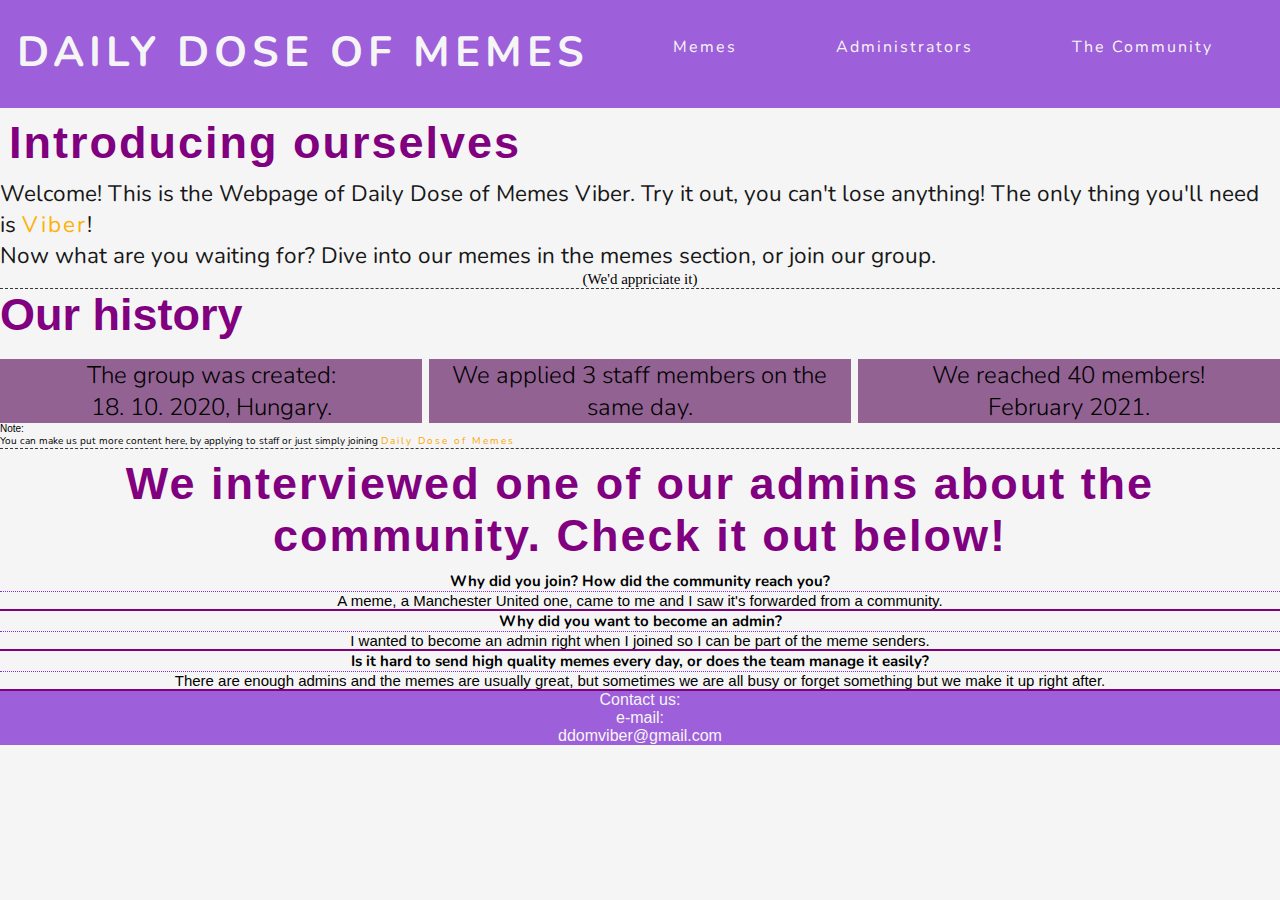
<file: index.html>
<!DOCTYPE html>
<html>
    <head>
        <title>Daily Dose of Memes Viber</title>
        <link rel="shortcut icon" href="group_icon.png">
        <meta name="viewport" content="width=device-width" initial-scale=1.0>
        <link rel="preconnect" href="https://fonts.gstatic.com">
        <link href="https://fonts.googleapis.com/css2?family=Nunito:wght@300&display=swap" rel="stylesheet">
        <style>
            body {
                background-color: whitesmoke;
            }
            .lol {
                font-family: Nunito;
                color: whitesmoke;
                height:8vh;
            }
            #xd {
                font-family: Nunito;
                color:whitesmoke;
                height: 8vh;
                text-transform: uppercase;
                letter-spacing: 5px;
                font-size: 4vh;
                margin-top: 2vh;
                margin-bottom: 1vh;
                font-weight: bold;
                transition: 0s;
            }
            nav {
                background-color: rgb(158, 95, 218);
                display: flex;
                justify-content: space-around;
                min-height: 8vh;
                align-items: center;
                height: fit-content;
            }
            ul {
                display: flex;
                margin-top: 4vh;
                align-items: center;
                width: 50%;
                justify-content: space-around;
                list-style: none;
            }
            * {
                box-sizing: border-box;
                margin: 0px;
                padding: 0px;
            }
            a {
                text-decoration-line: none;
                color: whitesmoke;
                letter-spacing: 2px;
                transition: 0.5s;
               }
            a:hover {
                color: rgb(31, 27, 66);
                font-size: 3vh;
            }
            nav > a {
                display: none;
            }
            h2 {
                text-align: left; 
                color: purple;
                font-family: Arial, Helvetica, sans-serif; 
                letter-spacing: 2px ;
                margin: 1vh; 
                font-size: 5vh;
            }
 
            p {
                text-align: center;
                font-family: Arial, Helvetica, sans-serif;
            }
            @media screen and (max-width:754px){
                .weee {
                    display: none;
                }
                .weee li {
                    opacity: 0;
                }
                nav > a{
                    display: block;
                    font-family: Arial, Helvetica, sans-serif;
                    font-size: 3vh;
                }
                p {
                text-align: center;
                }
                #xd {
                    font-size: 3vh;
                }
            }
            h3 {
                text-align: left;
                color: purple;;
            }
            .flex {
                display: flex;
                flex-wrap: wrap;
                flex-direction: row;
                justify-content: space-between;
                list-style: symbols();
            }
            #lol1, #lol2, #lol3 {
                background-color: rgb(146, 98, 146);
                width: 33%;
                height: fit-content;
                font-size: 150%;
                text-align: center;
                font-family: Nunito, Helvetica, sans-serif;
                font-weight: 300;
            }
            #lol1 {
                animation-name: lol1;
                animation-duration: 3s;
                animation-iteration-count: infinite;
            }
            #lol2 {
                animation-name: lol2;
                animation-duration: 3s;
                animation-iteration-count: infinite;
            }
            #lol3 {
                animation-name: lol3;
                animation-duration: 3s;
                animation-iteration-count: infinite;
            }
            @keyframes lol1 {
                16% {background-color: lightblue;}
                32% {background-color: rgb(146, 98, 146);}
            }
            @keyframes lol2 {
                16% {background-color:rgb(146, 98, 146)}
                32% {background-color: rgb(146, 98, 146);}
                48% {background-color: lightblue;}
                64% {background-color: rgb(146, 98, 146);}
            }
            @keyframes lol3 {
                16% {background-color: rgb(146, 98, 146);}
                32% {background-color: rgb(146, 98, 146);}
                48% {background-color: rgb(146, 98, 146);}
                64% {background-color: rgb(146, 98, 146);}
                80% {background-color: lightblue;}
                96% {background-color: rgb(146, 98, 146);}
            }
            @media (max-width:840px) {
                #lol1, #lol2, #lol3 {
                    font-size: 25px;
                }
            
            }
            @media (max-width:526px){
                #lol1, #lol2, #lol3{
                    font-size: 20px;
                }
            }
            @media (max-width:392px){
                #lol1, #lol2, #lol3{
                    font-size: 15px;
                }
            }
            #link {
                color:  orange;
            }
            #link:hover {
                font-size: 2vh;
            }
            #menu {
                font-size: 2vh;
                text-align: center;
                font-weight: 500;
                font-family: Nunito,cursive;
            }
            .question {
                text-align: center;
                font-family: Nunito, Times, serif;
                border-bottom: blueviolet dotted 1px;
                font-weight: bold;
                font-size: 15px;
            }
            .answer {
                text-align: center;
                font-family: Arial, Helvetica, sans-serif;
                font-weight: lighter;
                font-size:15px;
                border-bottom: solid purple 2.5px;
            }
        </style>
    </head>
    <body>
        <nav>
                <div id="xd">
                    <h3 style="color: whitesmoke;">Daily Dose of Memes</h3>
                </div>
            <ul class="weee">
                <li class="lol"><a href="dailymemes.html">Memes</a></li>
                <li class="lol"><a href="admins.html">Administrators</a></li>
                <li class="lol"><a href="aboutthegroup.html">The Community</a></li>
            </ul>
            <a href="mobilemenu.html" id="menu">Menu</a>
        </nav>
        <h2>Introducing ourselves</h2>
        <p style="font-size: 22.5px; color: rgb(24, 24, 24); font-family: Nunito, Helvetica, sans-serif;text-align: left;">Welcome! This is the Webpage of Daily Dose of Memes Viber. Try it out, you can't lose anything! The only thing you'll need is <a href="https://www.viber.com/" style="color: rgb(253, 177, 11);">Viber</a>!<br>Now what are you waiting for? Dive into our memes in the memes section, or join our group.</p>
        <p style="font-size: 15px; color: black; font-family: 'Times New Roman', Times, serif; border-bottom: rgb(54, 54, 54)  1px dashed;font-weight: 400;">(We'd appriciate it)</p>
        <h3 style="font-size: 30px; text-align: left;font-size: 5vh;transition: 1s; font-family: Arial, Helvetica, sans-serif;">Our history</h3>
        <br>
        <ol class="flex">
            <p id="lol1">The group was created: <br> 18. 10. 2020, Hungary.</p>
            <p id="lol2">We applied 3 staff members on the same day.</p>
            <p id="lol3">We reached 40 members! <br> February 2021.</p>
        </ol>
        <div style="text-align: left;font-size: 10px;">
            <p id="note" style="text-align: left;">Note:</p>
            <p style="text-align: left;border-bottom: rgb(54, 54, 54) 1px dashed;font-family: Nunito;">You can make us put more content here, by applying to staff or just simply joining <a href="https://invite.viber.com/?g2=AQA5gjSQDYrqcUxO%2FeROvB6CQT4FPbe%2F0%2BEIYhbLgjuKnZH71Y%2FztLJwJml2X3UY" id="link">Daily Dose of Memes</a></p>
        </div>
        <h2 style="font-size: px; text-align: center;font-family:  Arial, Helvetica, sans-serif;">We interviewed one of our admins about the community. Check it out below!</h3>
            <div id="interview">
                <p class="question">Why did you join? How did the community reach you?</p>
                <p class="answer">A meme, a Manchester United one, came to me and I saw it's forwarded from a community. </p>
                <p class="question">Why did you want to become an admin?</p>
                <p class="answer">I wanted to become an admin right when I joined so I can be part of the meme senders.</p>
                <p class="question">Is it hard to send high quality memes every day, or does the team manage it easily?</p>
                <p class="answer"> There are enough admins and the memes are usually great, but sometimes we are all busy or forget something but we make it up right after.</p>
            </div>
        <p style="background-color: rgb(158, 95, 218); color: whitesmoke;"> Contact us: <br> e-mail: <br> ddomviber@gmail.com</p>
    </body>
</html>
</file>
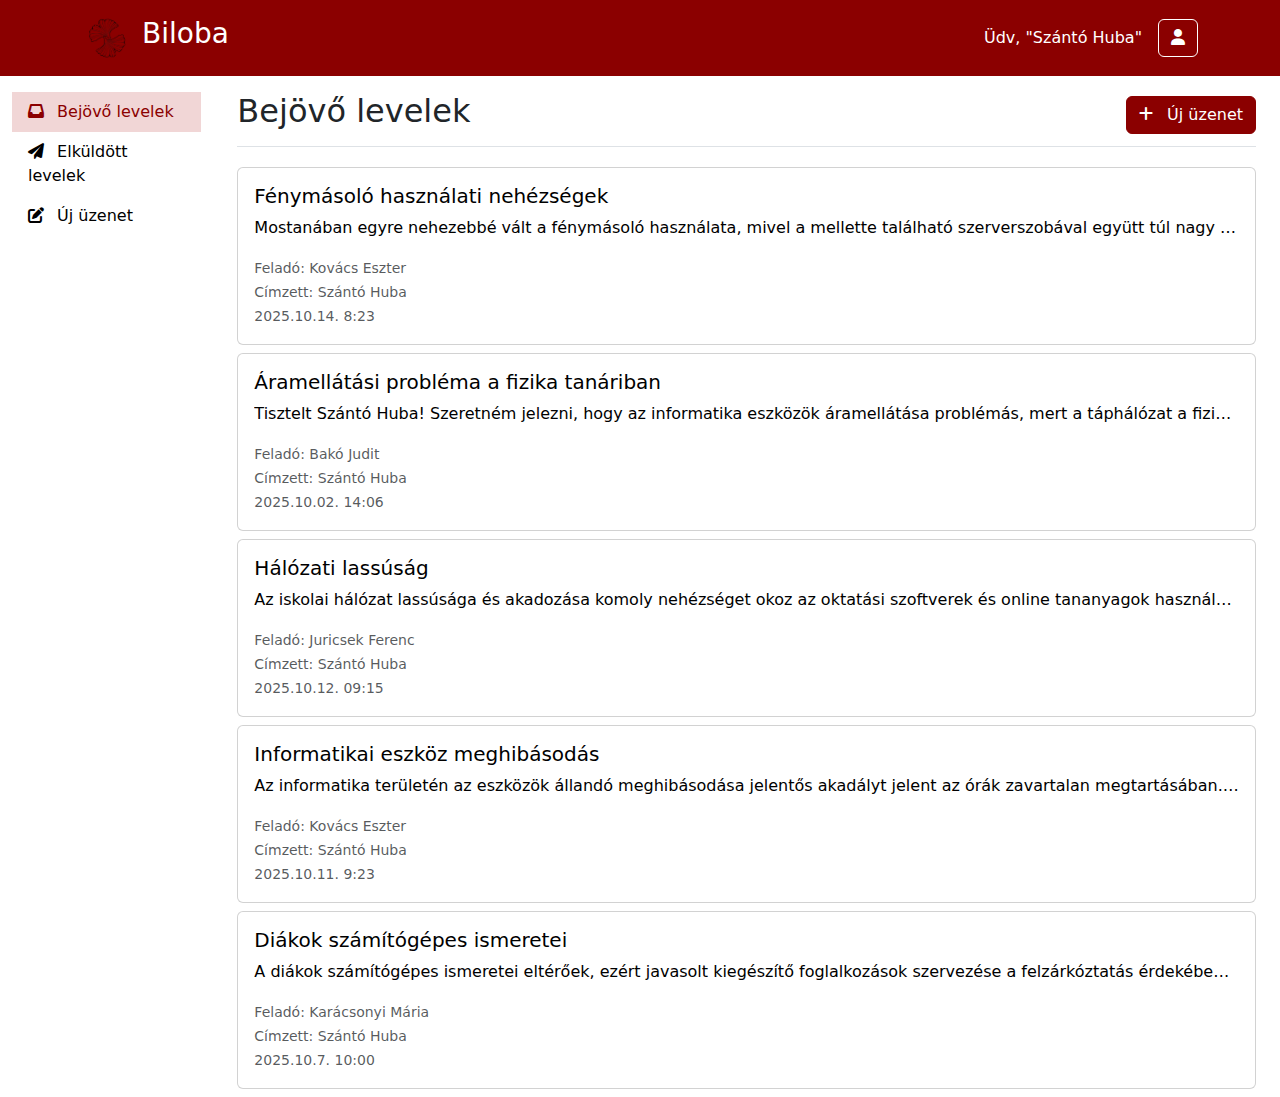
<file: rendszergazda.html>
<!DOCTYPE html>
<html lang="hu">
<head>
<meta charset="UTF-8" />
<meta name="viewport" content="width=device-width, initial-scale=1.0" />
<title>Biloba - Bejövő levelek</title>
<link rel="stylesheet" href="https://cdn.jsdelivr.net/npm/bootstrap@5.3.0/dist/css/bootstrap.min.css" />
<link rel="stylesheet" href="https://cdnjs.cloudflare.com/ajax/libs/font-awesome/6.0.0/css/all.min.css" />
<style>
  :root {
    --biloba-red: #8B0000;
  }
  .bg-primary, .btn-primary, .active, .badge.bg-primary {
    background-color: var(--biloba-red) !important;
    border-color: var(--biloba-red) !important;
  }
  .btn-primary:hover {
    background-color: #600000 !important;
  }
  .navbar-dark .navbar-brand,
  .navbar-dark .navbar-nav .nav-link,
  .navbar-dark .navbar-text {
    color: #fff !important;
  }
  .navbar-dark .navbar-brand:hover {
    color: #f0dcdc !important;
  }
  .sidebar .nav-link {
    color: #000 !important;
    transition: all 0.2s ease;
  }
  .sidebar .nav-link:hover {
    color: var(--biloba-red) !important;
    background-color: #f7e7e7 !important;
  }
  .sidebar .nav-link.active {
    color: var(--biloba-red) !important;
    background-color: #f1d6d6 !important;
  }
  .btn-outline-light {
    color: #fff;
    border-color: #fff;
  }
  .btn-outline-light:hover {
    background-color: #fff;
    color: var(--biloba-red);
  }
  .form-control:focus, .form-select:focus {
    border-color: var(--biloba-red);
    box-shadow: 0 0 0 0.2rem rgba(139, 0, 0, 0.25);
  }
  .dropdown .btn {
    opacity: 1 !important;
    visibility: visible !important;
  }
  .modal-header {
    background-color: #f8f9fa;
    border-bottom: 1px solid #dee2e6;
  }
  .unread-dot {
    height: 10px;
    width: 10px;
    background-color: var(--biloba-red);
    border-radius: 50%;
    display: inline-block;
    margin-left: 8px;
  }
  #letters {
    margin: 20px 0 0 0;
  }
  /* New: red text for message cards */
  .message-card .card-body {
    color: #000 !important;
  }
</style>
</head>
<body>
<nav class="navbar navbar-expand-lg navbar-dark bg-primary">
  <div class="container">
    <a class="navbar-brand d-flex align-items-center" href="#">
      <img src="images/logo_sotet.png" alt="Biloba Logo" style="height:50px; width:50px; margin-right:10px;" />
      <h3>Biloba</h3>
    </a>
    <div class="navbar-nav ms-auto d-flex flex-row align-items-center">
      <span class="navbar-text me-3" id="userDisplay">Üdv, "Szántó Huba"</span>
      <div class="dropdown">
        <button class="btn btn-outline-light" type="button" data-bs-toggle="dropdown"><i class="fas fa-user"></i></button>
        <ul class="dropdown-menu dropdown-menu-end">
          <li><a class="dropdown-item" href="index.html" onclick="logout()"><i class="fas fa-sign-out-alt me-2"></i>Kijelentkezés</a></li>
        </ul>
      </div>
    </div>
  </div>
</nav>

<div class="container-fluid">
  <div class="row">
    <nav class="col-md-3 col-lg-2 sidebar pt-3">
      <ul class="nav flex-column">
        <li class="nav-item"><a class="nav-link active" href="rendszergazda.html"><i class="fas fa-inbox me-2"></i> Bejövő levelek</a></li>
        <li class="nav-item"><a class="nav-link" href="rendszergazdasent.html"><i class="fas fa-paper-plane me-2"></i> Elküldött levelek</a></li>
        <li class="nav-item"><button class="nav-link btn btn-link text-start" data-bs-toggle="modal" data-bs-target="#composeModal"><i class="fas fa-edit me-2"></i> Új üzenet</button></li>
      </ul>
    </nav>

    <main class="col-md-9 ms-sm-auto col-lg-10 px-md-4">
      <div class="d-flex justify-content-between flex-wrap flex-md-nowrap align-items-center pt-3 pb-2 mb-3 border-bottom">
        <h1 class="h2">Bejövő levelek</h1>
        <button class="btn btn-primary" data-bs-toggle="modal" data-bs-target="#composeModal"><i class="fas fa-plus me-2"></i> Új üzenet</button>
      </div>

      <div id="messagesList" class="messages-container"><p class="text-muted"></p></div>
      
      <div id="letters"></div>
    </main>
  </div>
</div>

<div class="modal fade" id="composeModal" tabindex="-1">
  <div class="modal-dialog modal-lg">
    <div class="modal-content">
      <div class="modal-header">
        <h5 class="modal-title"><i class="fas fa-edit me-2"></i> Új üzenet írása</h5>
        <button type="button" class="btn-close" data-bs-dismiss="modal"></button>
      </div>
      <div class="modal-body">
        <form id="composeForm">
          <div class="mb-3"><label for="recipient" class="form-label">Címzett:</label><select class="form-select" id="recipient" required><option value="">Rendszer offline</option></select></div>
          <div class="mb-3"><label for="subject" class="form-label">Tárgy:</label><input type="text" class="form-control" id="subject" required></div>
          <div class="mb-3"><label for="messageBody" class="form-label">Üzenet:</label><textarea class="form-control" id="messageBody" rows="6" required></textarea></div>
        </form>
      </div>
      <div class="modal-footer">
        <div id="errorAlert" class="alert alert-danger d-none" role="alert"></div>
        <button type="button" class="btn btn-secondary" data-bs-dismiss="modal">Mégse</button>
        <button type="button" class="btn btn-primary" onclick="showError()"><i class="fas fa-paper-plane me-2"></i> Küldés</button>
      </div>
    </div>
  </div>
</div>

<div class="modal fade" id="messageModal" tabindex="-1" aria-labelledby="messageModalLabel" aria-hidden="true">
  <div class="modal-dialog modal-lg modal-dialog-centered">
    <div class="modal-content">
      <div class="modal-header"><h5 class="modal-title" id="messageModalLabel">Message Title</h5><button type="button" class="btn-close" data-bs-dismiss="modal"></button></div>
      <div class="modal-body">Message content goes here...</div>
      <div class="modal-footer"><button type="button" class="btn btn-secondary" data-bs-dismiss="modal">Bezárás</button></div>
    </div>
  </div>
</div>

<script src="https://cdn.jsdelivr.net/npm/bootstrap@5.3.0/dist/js/bootstrap.bundle.min.js"></script>
<script>
  const storageKey = 'biloba_inbox_firstMailShown';

  const newMail = {
    title: 'Nincs internet kapcsolat',
    content: 'Úgy tűnik, hogy nincs internet kapcsolatod. Kérlek, ellenőrizd a hálózati beállításaidat, és próbálj újra csatlakozni az internethez. Offline módban csak üzenetek olvasására van lehetőség.',
    from: 'Feladó neve',
    time: '2025.10.17. 15:53'
  };

  const letters = [
    {
        title: 'Fénymásoló használati nehézségek',
        content: 'Mostanában egyre nehezebbé vált a fénymásoló használata, mivel a mellette található szerverszobával együtt túl nagy terhelésnek teszi ki az áramkört. Szeretném, ha ezt minnél hamarabb orvosolná, mivel az érettségire készüléshez elengedhetetlen a papírok használata.',
        from: 'Kovács Eszter',
        to: 'Szántó Huba',
        time: '2025.10.14. 8:23',
        unread: false
    },
    {
        title: 'Áramellátási probléma a fizika tanáriban',
        content: 'Tisztelt Szántó Huba! Szeretném jelezni, hogy az informatika eszközök áramellátása problémás, mert a táphálózat a fizika tanári szobából fut, amely gyakran túlterhelt. Kérem, vizsgáljuk meg ezt a helyzetet és találjunk megoldást mielőbb, hogy az órák zavartalanul folyhassanak.',
        from: 'Bakó Judit',
        to: 'Szántó Huba',
        time: '2025.10.02. 14:06',
        unread: false
    },
    {
      title: 'Hálózati lassúság',
      content: 'Az iskolai hálózat lassúsága és akadozása komoly nehézséget okoz az oktatási szoftverek és online tananyagok használatában. Ez hátráltatja a tanulók előrehaladását, különösen az informatika órákon. Fontos lenne mielőbbi fejlesztést kezdeményezni, hogy a tananyag könnyebben hozzáférhető legyen mindenki számára. Kérem, ossza meg véleményét az ügyben.',
      from: 'Juricsek Ferenc',
      to: 'Szántó Huba',
      time: '2025.10.12. 09:15',
      unread: false
    },
    {
    title: 'Informatikai eszköz meghibásodás',
    content: 'Az informatika területén az eszközök állandó meghibásodása jelentős akadályt jelent az órák zavartalan megtartásában. Továbbá, nem minden teremben áll rendelkezésre a szükséges mennyiségű gép, ami megnehezíti a gyakorlatokat. Kérem, hogy közösen vizsgáljuk meg a lehetőségeket a javítás vagy fejlesztés érdekében, mert fontos, hogy a tanulók számára megfelelő környezet legyen biztosítva.',
    from: 'Kovács Eszter',
    to: 'Szántó Huba',
    time: '2025.10.11. 9:23',
    unread: false
  },

    {
      title: 'Diákok számítógépes ismeretei',
      content: 'A diákok számítógépes ismeretei eltérőek, ezért javasolt kiegészítő foglalkozások szervezése a felzárkóztatás érdekében. Úgy gondolom, hogy ezek a foglalkozások segítenének abban, hogy mindenki sikeresebben tudja elsajátítani az informatika alapjait, és növelnék a diákok motivációját az órákon való részvételre.',
      from: 'Karácsonyi Mária',
      to: 'Szántó Huba',
      time: '2025.10.7. 10:00',
      unread: false
    }
  ];

  function renderMail(mail) {
    const messagesList = document.getElementById('messagesList');
    messagesList.innerHTML = `
      <div class="card mb-2 message-card" style="cursor:pointer;">
        <div class="card-body" style="color: var(--biloba-red);">
          <h5 class="card-title">${mail.title}</h5>
          <p class="card-text text-truncate" style="max-width: 100%; white-space: nowrap; overflow: hidden; text-overflow: ellipsis;">${mail.content}</p>
        </div>
      </div>`;
    const card = document.querySelector('.message-card');
    card.addEventListener('click', () => showModal(mail));
  }

  function showModal(mail) {
    document.getElementById('messageModalLabel').textContent = mail.title;
    document.querySelector('#messageModal .modal-body').textContent = mail.content;
    new bootstrap.Modal(document.getElementById('messageModal')).show();
  }

  function renderLetters() {
    const lettersDiv = document.getElementById('letters');
    lettersDiv.innerHTML = letters.map(letter => `
      <div class="card mb-2 message-card" style="cursor:pointer;">
        <div class="card-body" style="color: var(--biloba-red);">
          <h5 class="card-title">${letter.title}</h5>
          <p class="card-text text-truncate" style="max-width: 100%; white-space: nowrap; overflow: hidden; text-overflow: ellipsis;">${letter.content}</p>
          <div>
            <small class="text-muted">Feladó: ${letter.from}</small><br/>
            <small class="text-muted">Címzett: ${letter.to}</small><br/>
            <small class="text-muted">${letter.time}</small>
          </div>
        </div>
      </div>
    `).join('');
    Array.from(lettersDiv.querySelectorAll('.message-card')).forEach((card, i) => {
      card.addEventListener('click', () => showModal(letters[i]));
    });
  }

  if (!localStorage.getItem(storageKey)) {
    setTimeout(() => {
      renderMail(newMail);
      localStorage.setItem(storageKey, 'true');
    }, 5000);
  } else {
    renderMail(newMail);
  }

  renderLetters();

  function showError() {
    const errorDiv = document.getElementById('errorAlert');
    errorDiv.textContent = 'Nincs internet kapcsolat';
    errorDiv.classList.remove('d-none');
    setTimeout(() => errorDiv.classList.add('d-none'), 3000);
  }

  function logout() { alert('Kijelentkezés (nem működik a példában)'); }
</script>
</body>
</html>
</file>
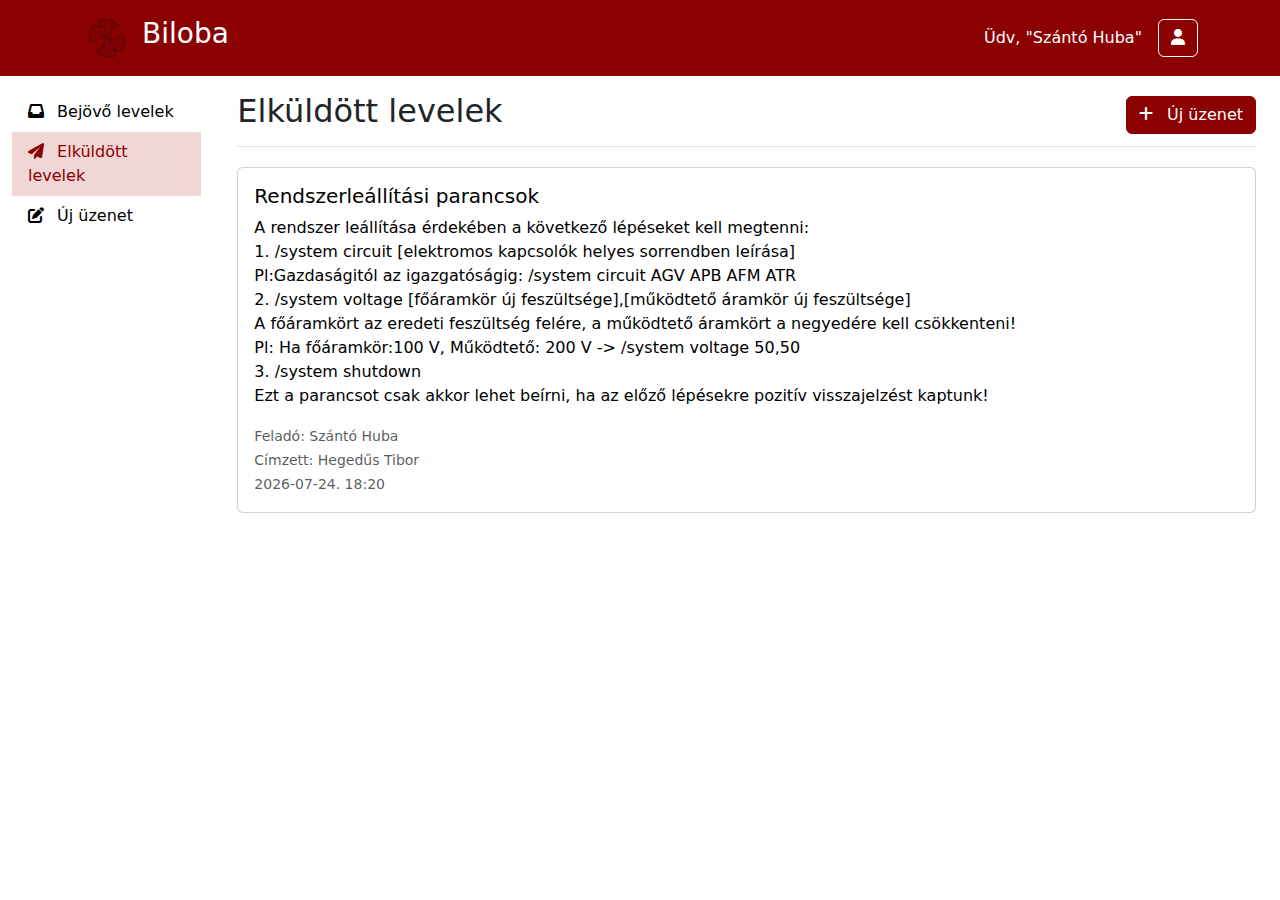
<file: rendszergazdasent.html>
<!DOCTYPE html>
<html lang="hu">
<head>
<meta charset="UTF-8" />
<meta name="viewport" content="width=device-width, initial-scale=1.0" />
<title>Elküldött levelek</title>
<link rel="stylesheet" href="https://cdn.jsdelivr.net/npm/bootstrap@5.3.0/dist/css/bootstrap.min.css" />
<link rel="stylesheet" href="https://cdnjs.cloudflare.com/ajax/libs/font-awesome/6.0.0/css/all.min.css" />
<style>
  :root {
    --biloba-red: #8B0000;
  }
  .bg-primary, .btn-primary, .active, .badge.bg-primary {
    background-color: var(--biloba-red) !important;
    border-color: var(--biloba-red) !important;
  }
  .btn-primary:hover {
    background-color: #600000 !important;
  }
  .navbar-dark .navbar-brand,
  .navbar-dark .navbar-nav .nav-link,
  .navbar-dark .navbar-text {
    color: #fff !important;
  }
  .navbar-dark .navbar-brand:hover {
    color: #f0dcdc !important;
  }
  .sidebar .nav-link {
    color: #000 !important;
    transition: all 0.2s ease;
  }
  .sidebar .nav-link:hover {
    color: var(--biloba-red) !important;
    background-color: #f7e7e7 !important;
  }
  .sidebar .nav-link.active {
    color: var(--biloba-red) !important;
    background-color: #f1d6d6 !important;
  }
  .btn-outline-light {
    color: #fff;
    border-color: #fff;
  }
  .btn-outline-light:hover {
    background-color: #fff;
    color: var(--biloba-red);
  }
  .form-control:focus, .form-select:focus {
    border-color: var(--biloba-red);
    box-shadow: 0 0 0 0.2rem rgba(139, 0, 0, 0.25);
  }
  .dropdown .btn {
    opacity: 1 !important;
    visibility: visible !important;
  }
  .modal-header {
    background-color: #f8f9fa;
    border-bottom: 1px solid #dee2e6;
  }
  .unread-dot {
    height: 10px;
    width: 10px;
    background-color: var(--biloba-red);
    border-radius: 50%;
    display: inline-block;
    margin-left: 8px;
  }
  #letters {
    margin: 20px 0 0 0;
  }
  /* New: red text for message cards */
  .message-card .card-body {
    color: #000 !important;
  }
</style>
</head>
<body>
<nav class="navbar navbar-expand-lg navbar-dark bg-primary">
  <div class="container">
    <a class="navbar-brand d-flex align-items-center" href="#">
      <img src="images/logo_sotet.png" alt="Biloba Logo" style="height:50px; width:50px; margin-right:10px;" />
      <h3>Biloba</h3>
    </a>
    <div class="navbar-nav ms-auto d-flex flex-row align-items-center">
      <span class="navbar-text me-3" id="userDisplay">Üdv, "Szántó Huba"</span>
      <div class="dropdown">
        <button class="btn btn-outline-light" type="button" data-bs-toggle="dropdown"><i class="fas fa-user"></i></button>
        <ul class="dropdown-menu dropdown-menu-end">
          <li><a class="dropdown-item" href="index.html" onclick="logout()"><i class="fas fa-sign-out-alt me-2"></i>Kijelentkezés</a></li>
        </ul>
      </div>
    </div>
  </div>
</nav>

<div class="container-fluid">
  <div class="row">
    <nav class="col-md-3 col-lg-2 sidebar pt-3">
      <ul class="nav flex-column">
        <li class="nav-item"><a class="nav-link" href="rendszergazda.html"><i class="fas fa-inbox me-2"></i> Bejövő levelek</a></li>
        <li class="nav-item"><a class="nav-link active" href="rendszergazdasent.html"><i class="fas fa-paper-plane me-2"></i> Elküldött levelek</a></li>
        <li class="nav-item"><button class="nav-link btn btn-link text-start" data-bs-toggle="modal" data-bs-target="#composeModal"><i class="fas fa-edit me-2"></i> Új üzenet</button></li>
      </ul>
    </nav>

    <main class="col-md-9 ms-sm-auto col-lg-10 px-md-4">
      <div class="d-flex justify-content-between flex-wrap flex-md-nowrap align-items-center pt-3 pb-2 mb-3 border-bottom">
        <h1 class="h2">Elküldött levelek</h1>
        <button class="btn btn-primary" data-bs-toggle="modal" data-bs-target="#composeModal"><i class="fas fa-plus me-2"></i> Új üzenet</button>
      </div>

      <div id="messagesList" class="messages-container"><p class="text-muted"></p></div>
      
      <div id="letters"></div>
    </main>
  </div>
</div>

<div class="modal fade" id="composeModal" tabindex="-1">
  <div class="modal-dialog modal-lg">
    <div class="modal-content">
      <div class="modal-header">
        <h5 class="modal-title"><i class="fas fa-edit me-2"></i> Új üzenet írása</h5>
        <button type="button" class="btn-close" data-bs-dismiss="modal"></button>
      </div>
      <div class="modal-body">
        <form id="composeForm">
          <div class="mb-3"><label for="recipient" class="form-label">Címzett:</label><select class="form-select" id="recipient" required><option value="">Rendszer offline</option></select></div>
          <div class="mb-3"><label for="subject" class="form-label">Tárgy:</label><input type="text" class="form-control" id="subject" required></div>
          <div class="mb-3"><label for="messageBody" class="form-label">Üzenet:</label><textarea class="form-control" id="messageBody" rows="6" required></textarea></div>
        </form>
      </div>
      <div class="modal-footer">
        <div id="errorAlert" class="alert alert-danger d-none" role="alert"></div>
        <button type="button" class="btn btn-secondary" data-bs-dismiss="modal">Mégse</button>
        <button type="button" class="btn btn-primary" onclick="showError()"><i class="fas fa-paper-plane me-2"></i> Küldés</button>
      </div>
    </div>
  </div>
</div>

<div class="modal fade" id="messageModal" tabindex="-1" aria-labelledby="messageModalLabel" aria-hidden="true">
  <div class="modal-dialog modal-lg modal-dialog-centered">
    <div class="modal-content">
      <div class="modal-header"><h5 class="modal-title" id="messageModalLabel">Message Title</h5><button type="button" class="btn-close" data-bs-dismiss="modal"></button></div>
      <div class="modal-body">Message content goes here...</div>
      <div class="modal-footer"><button type="button" class="btn btn-secondary" data-bs-dismiss="modal">Bezárás</button></div>
    </div>
  </div>
</div>

<script src="https://cdn.jsdelivr.net/npm/bootstrap@5.3.0/dist/js/bootstrap.bundle.min.js"></script>
<script>
  const storageKey = 'biloba_inbox_firstMailShown';

  const newMail = {
    title: 'Nincs internet kapcsolat',
    content: 'Úgy tűnik, hogy nincs internet kapcsolatod. Kérlek, ellenőrizd a hálózati beállításaidat, és próbálj újra csatlakozni az internethez. Offline módban csak üzenetek olvasására van lehetőség.',
    from: 'Feladó neve',
    time: '2025.10.17. 15:53'
  };

  const letters = [
    {
        title: 'Rendszerleállítási parancsok',
        content: `A rendszer leállítása érdekében a következő lépéseket kell megtenni:<br>1. /system circuit [elektromos kapcsolók helyes sorrendben leírása]<br>Pl:Gazdaságitól az igazgatóságig: /system circuit AGV APB AFM ATR<br>2. /system voltage [főáramkör új feszültsége],[működtető áramkör új feszültsége]<br>A főáramkört az eredeti feszültség felére, a működtető áramkört a negyedére kell csökkenteni!<br>Pl: Ha főáramkör:100 V, Működtető: 200 V -> /system voltage 50,50<br>3. /system shutdown<br>Ezt a parancsot csak akkor lehet beírni, ha az előző lépésekre pozitív visszajelzést kaptunk!`,
        from: 'Szántó Huba',
        to: 'Hegedűs Tibor',
        time: new Date().toISOString().slice(0, 16).replace('T', '. '),
        unread: false
    }
  ];

  function renderMail(mail) {
    const messagesList = document.getElementById('messagesList');
    messagesList.innerHTML = `
      <div class="card mb-2 message-card" style="cursor:pointer;">
        <div class="card-body" style="color: var(--biloba-red);">
          <h5 class="card-title">${mail.title}</h5>
          <p class="card-text text-truncate" style="max-width: 100%; white-space: nowrap; overflow: hidden; text-overflow: ellipsis;">${mail.content}</p>
        </div>
      </div>`;
    const card = document.querySelector('.message-card');
    card.addEventListener('click', () => showModal(mail));
  }

  function showModal(mail) {
    document.getElementById('messageModalLabel').textContent = mail.title;
    document.querySelector('#messageModal .modal-body').textContent = mail.content;
    new bootstrap.Modal(document.getElementById('messageModal')).show();
  }

  function renderLetters() {
    const lettersDiv = document.getElementById('letters');
    lettersDiv.innerHTML = letters.map(letter => `
      <div class="card mb-2 message-card" style="cursor:pointer;">
        <div class="card-body" style="color: var(--biloba-red);">
          <h5 class="card-title">${letter.title}</h5>
          <p class="card-text text-truncate" style="max-width: 100%; white-space: nowrap; overflow: hidden; text-overflow: ellipsis;">${letter.content}</p>
          <div>
            <small class="text-muted">Feladó: ${letter.from}</small><br/>
            <small class="text-muted">Címzett: ${letter.to}</small><br/>
            <small class="text-muted">${letter.time}</small>
          </div>
        </div>
      </div>
    `).join('');
    Array.from(lettersDiv.querySelectorAll('.message-card')).forEach((card, i) => {
      card.addEventListener('click', () => showModal(letters[i]));
    });
  }

  renderLetters();

  function showError() {
    const errorDiv = document.getElementById('errorAlert');
    errorDiv.textContent = 'Nincs internet kapcsolat';
    errorDiv.classList.remove('d-none');
    setTimeout(() => errorDiv.classList.add('d-none'), 3000);
  }

</script>
</body>
</html>
</file>
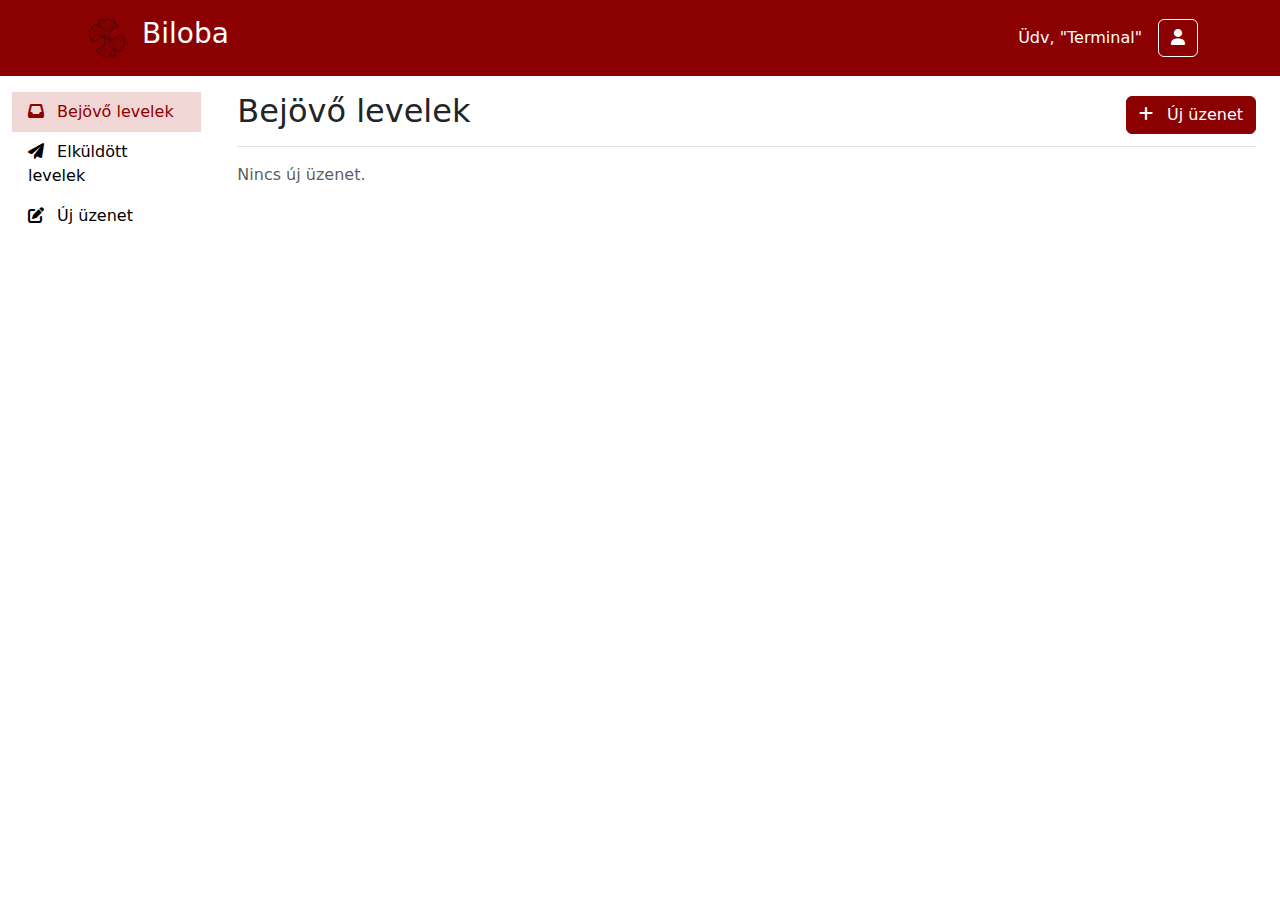
<file: terminalinbox.html>
<!DOCTYPE html>
<html lang="hu">
<head>
  <meta charset="UTF-8" />
  <meta name="viewport" content="width=device-width, initial-scale=1.0" />
  <title>Biloba - Bejövő levelek</title>
  <link rel="stylesheet" href="https://cdn.jsdelivr.net/npm/bootstrap@5.3.0/dist/css/bootstrap.min.css" />
  <link rel="stylesheet" href="https://cdnjs.cloudflare.com/ajax/libs/font-awesome/6.0.0/css/all.min.css" />
  <style>
    :root {
      --biloba-red: #8B0000;
    }
    /* Color theme */
    .bg-primary, .btn-primary, .active, .badge.bg-primary {
      background-color: var(--biloba-red) !important;
      border-color: var(--biloba-red) !important;
    }
    .btn-primary:hover {
      background-color: #600000 !important;
    }

    /* Navbar */
    .navbar-dark .navbar-brand,
    .navbar-dark .navbar-nav .nav-link,
    .navbar-dark .navbar-text {
      color: #fff !important;
    }
    .navbar-dark .navbar-brand:hover {
      color: #f0dcdc !important;
    }

    /* Sidebar navigation */
    .sidebar .nav-link {
      color: #000 !important;
      transition: all 0.2s ease;
    }
    .sidebar .nav-link:hover {
      color: var(--biloba-red) !important;
      background-color: #f7e7e7 !important;
    }
    .sidebar .nav-link.active {
      color: var(--biloba-red) !important;
      background-color: #f1d6d6 !important;
    }
    
    /* Buttons and forms */
    .btn-outline-light {
      color: #fff;
      border-color: #fff;
    }
    .btn-outline-light:hover {
      background-color: #fff;
      color: var(--biloba-red);
    }
    .form-control:focus, .form-select:focus {
      border-color: var(--biloba-red);
      box-shadow: 0 0 0 0.2rem rgba(139, 0, 0, 0.25);
    }

    /* Dropdown icon always visible */
    .dropdown .btn {
      opacity: 1 !important;
      visibility: visible !important;
    }

    /* Modal style */
    .modal-header {
      background-color: #f8f9fa;
      border-bottom: 1px solid #dee2e6;
    }

  </style>
</head>

<body>
  <!-- Top Navbar -->
  <nav class="navbar navbar-expand-lg navbar-dark bg-primary">
    <div class="container">
        <a class="navbar-brand d-flex align-items-center" href="terminalinbox.html">
        <img src="images/logo_sotet.png" alt="Biloba Logo" style="height: 50px; width: 50px; margin-right: 10px;" />
        <h3>Biloba</h3>
        </a>
      <div class="navbar-nav ms-auto d-flex flex-row align-items-center">
        <span class="navbar-text me-3" id="userDisplay">Üdv, "Terminal"</span>
        <!-- User dropdown always visible -->
        <div class="dropdown">
          <button class="btn btn-outline-light" type="button" data-bs-toggle="dropdown">
            <i class="fas fa-user"></i>
          </button>
          <ul class="dropdown-menu dropdown-menu-end">
            <li>
              <a class="dropdown-item" href="index.html" onclick="logout()">
                <i class="fas fa-sign-out-alt me-2"></i> Kijelentkezés
              </a>
            </li>
          </ul>
        </div>
      </div>
    </div>
  </nav>

  <div class="container-fluid">
    <div class="row">
      <!-- Sidebar Menu -->
      <nav class="col-md-3 col-lg-2 sidebar pt-3">
        <ul class="nav flex-column">
          <li class="nav-item">
            <a class="nav-link active" href="terminalinbox.html">
              <i class="fas fa-inbox me-2"></i> Bejövő levelek
            </a>
          </li>
          <li class="nav-item">
            <a class="nav-link" href="terminalsent.html">
              <i class="fas fa-paper-plane me-2"></i> Elküldött levelek
            </a>
          </li>
          <li class="nav-item">
            <button class="nav-link btn btn-link text-start" data-bs-toggle="modal" data-bs-target="#composeModal">
              <i class="fas fa-edit me-2"></i> Új üzenet
            </button>
          </li>
        </ul>
      </nav>

      <!-- Main Inbox Section -->
      <main class="col-md-9 ms-sm-auto col-lg-10 px-md-4">
        <div class="d-flex justify-content-between flex-wrap flex-md-nowrap align-items-center pt-3 pb-2 mb-3 border-bottom">
          <h1 class="h2">Bejövő levelek</h1>
          <button class="btn btn-primary" data-bs-toggle="modal" data-bs-target="#composeModal">
            <i class="fas fa-plus me-2"></i> Új üzenet
          </button>
        </div>

        <!-- Message List -->
        <div id="messagesList" class="messages-container">
          <p class="text-muted">Nincs új üzenet.</p>
        </div>
      </main>
    </div>
  </div>

  <!-- Compose Modal -->
  <div class="modal fade" id="composeModal" tabindex="-1">
    <div class="modal-dialog modal-lg">
      <div class="modal-content">
        <div class="modal-header">
          <h5 class="modal-title">
            <i class="fas fa-edit me-2"></i> Új üzenet írása
          </h5>
          <button type="button" class="btn-close" data-bs-dismiss="modal"></button>
        </div>
        <div class="modal-body">
          <form id="composeForm">
            <div class="mb-3">
              <label for="recipient" class="form-label">Címzett:</label>
              <select class="form-select" id="recipient" required>
                <option value="">Rendszer offline</option>
              </select>
            </div>
            <div class="mb-3">
              <label for="subject" class="form-label">Tárgy:</label>
              <input type="text" class="form-control" id="subject" required />
            </div>
            <div class="mb-3">
              <label for="messageBody" class="form-label">Üzenet:</label>
              <textarea class="form-control" id="messageBody" rows="6" required></textarea>
            </div>
          </form>
        </div>
        <div class="modal-footer">
          <div id="errorAlert" class="alert alert-danger d-none" role="alert"></div>
          <button type="button" class="btn btn-secondary" data-bs-dismiss="modal">Mégse</button>
          <button type="button" class="btn btn-primary" onclick="showError()">
            <i class="fas fa-paper-plane me-2"></i> Küldés
          </button>
        </div>
      </div>
    </div>
  </div>
  <!-- Message Modal -->
  <div class="modal fade" id="messageModal" tabindex="-1" aria-labelledby="messageModalLabel" aria-hidden="true">
    <div class="modal-dialog modal-lg modal-dialog-centered">
      <div class="modal-content">
        <div class="modal-header">
          <h5 class="modal-title" id="messageModalLabel">Message Title</h5>
          <button type="button" class="btn-close" data-bs-dismiss="modal" aria-label="Close"></button>
        </div>
        <div class="modal-body">
          Message content goes here...
        </div>
        <div class="modal-footer">
          <button type="button" class="btn btn-secondary" data-bs-dismiss="modal">Bezárás</button>
        </div>
      </div>
    </div>
  </div>


  <!-- Bootstrap scripts -->
  <script src="https://cdn.jsdelivr.net/npm/bootstrap@5.3.0/dist/js/bootstrap.bundle.min.js"></script>
  <script src="terminalinbox.js"></script>
</body>
</html>
</file>
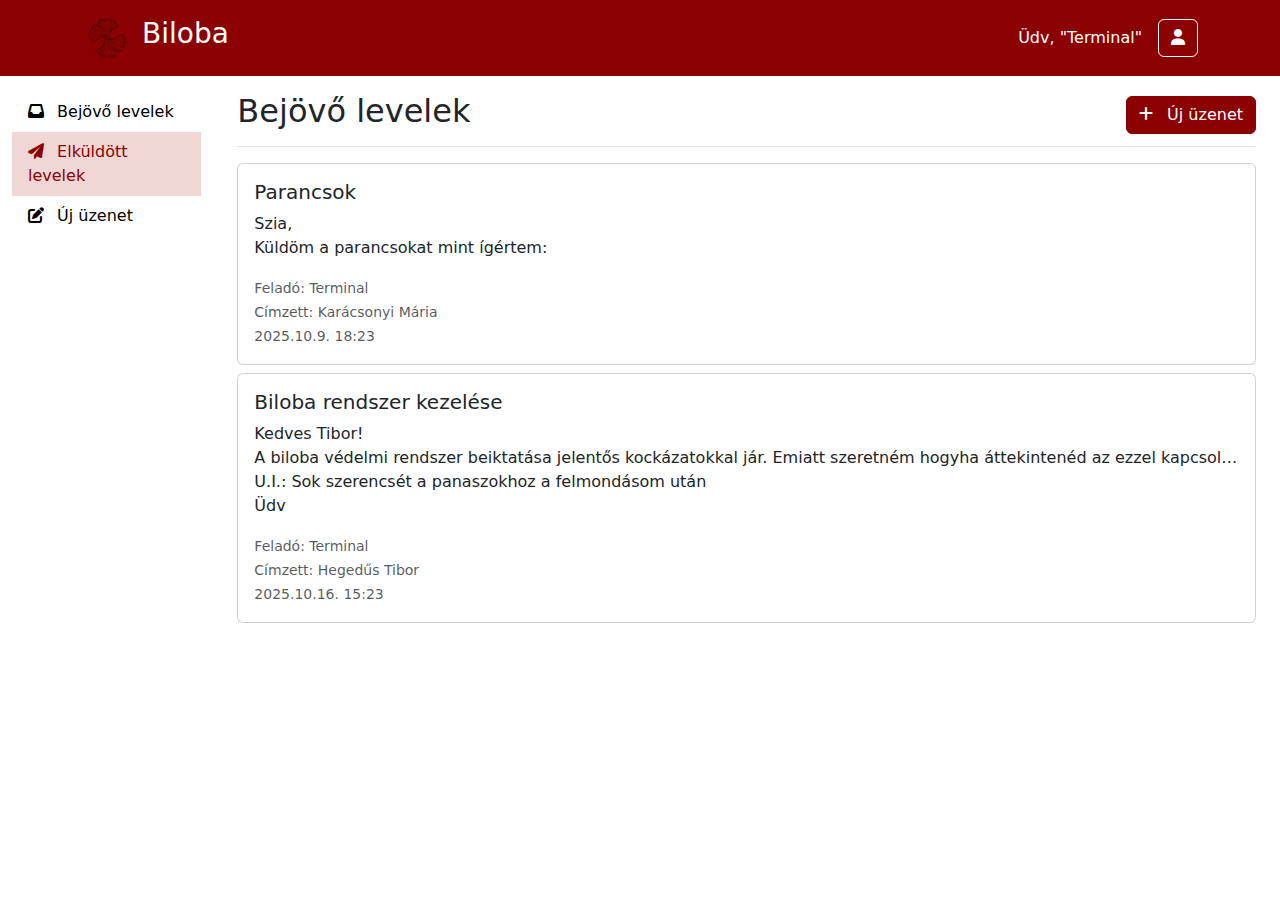
<file: terminalsent.html>
<!DOCTYPE html>
<html lang="hu">
<head>
  <meta charset="UTF-8" />
  <meta name="viewport" content="width=device-width, initial-scale=1.0" />
  <title>Biloba - Bejövő levelek</title>
  <link rel="stylesheet" href="https://cdn.jsdelivr.net/npm/bootstrap@5.3.0/dist/css/bootstrap.min.css" />
  <link rel="stylesheet" href="https://cdnjs.cloudflare.com/ajax/libs/font-awesome/6.0.0/css/all.min.css" />
  <style>
    :root {
      --biloba-red: #8B0000;
    }
    /* Color theme */
    .bg-primary, .btn-primary, .active, .badge.bg-primary {
      background-color: var(--biloba-red) !important;
      border-color: var(--biloba-red) !important;
    }
    .btn-primary:hover {
      background-color: #600000 !important;
    }

    /* Navbar */
    .navbar-dark .navbar-brand,
    .navbar-dark .navbar-nav .nav-link,
    .navbar-dark .navbar-text {
      color: #fff !important;
    }
    .navbar-dark .navbar-brand:hover {
      color: #f0dcdc !important;
    }

    /* Sidebar navigation */
    .sidebar .nav-link {
      color: #000 !important;
      transition: all 0.2s ease;
    }
    .sidebar .nav-link:hover {
      color: var(--biloba-red) !important;
      background-color: #f7e7e7 !important;
    }
    .sidebar .nav-link.active {
      color: var(--biloba-red) !important;
      background-color: #f1d6d6 !important;
    }
    
    /* Buttons and forms */
    .btn-outline-light {
      color: #fff;
      border-color: #fff;
    }
    .btn-outline-light:hover {
      background-color: #fff;
      color: var(--biloba-red);
    }
    .form-control:focus, .form-select:focus {
      border-color: var(--biloba-red);
      box-shadow: 0 0 0 0.2rem rgba(139, 0, 0, 0.25);
    }

    /* Dropdown icon always visible */
    .dropdown .btn {
      opacity: 1 !important;
      visibility: visible !important;
    }

    /* Modal style */
    .modal-header {
      background-color: #f8f9fa;
      border-bottom: 1px solid #dee2e6;
    }

  </style>
</head>

<body>
  <!-- Top Navbar -->
  <nav class="navbar navbar-expand-lg navbar-dark bg-primary">
    <div class="container">
        <a class="navbar-brand d-flex align-items-center" href="terminalinbox.html">
        <img src="images/logo_sotet.png" alt="Biloba Logo" style="height: 50px; width: 50px; margin-right: 10px;" />
        <h3>Biloba</h3>
        </a>
      <div class="navbar-nav ms-auto d-flex flex-row align-items-center">
        <span class="navbar-text me-3" id="userDisplay">Üdv, "Terminal"</span>
        <!-- User dropdown always visible -->
        <div class="dropdown">
          <button class="btn btn-outline-light" type="button" data-bs-toggle="dropdown">
            <i class="fas fa-user"></i>
          </button>
          <ul class="dropdown-menu dropdown-menu-end">
            <li>
              <a class="dropdown-item" href="index.html" onclick="logout()">
                <i class="fas fa-sign-out-alt me-2"></i> Kijelentkezés
              </a>
            </li>
          </ul>
        </div>
      </div>
    </div>
  </nav>

  <div class="container-fluid">
    <div class="row">
      <!-- Sidebar Menu -->
      <nav class="col-md-3 col-lg-2 sidebar pt-3">
        <ul class="nav flex-column">
          <li class="nav-item">
            <a class="nav-link" href="terminalinbox.html">
              <i class="fas fa-inbox me-2"></i> Bejövő levelek
            </a>
          </li>
          <li class="nav-item">
            <a class="nav-link active" href="terminalsent.html">
              <i class="fas fa-paper-plane me-2"></i> Elküldött levelek
            </a>
          </li>
          <li class="nav-item">
            <button class="nav-link btn btn-link text-start" data-bs-toggle="modal" data-bs-target="#composeModal">
              <i class="fas fa-edit me-2"></i> Új üzenet
            </button>
          </li>
        </ul>
      </nav>

      <!-- Main Inbox Section -->
      <main class="col-md-9 ms-sm-auto col-lg-10 px-md-4">
        <div class="d-flex justify-content-between flex-wrap flex-md-nowrap align-items-center pt-3 pb-2 mb-3 border-bottom">
          <h1 class="h2">Bejövő levelek</h1>
          <button class="btn btn-primary" data-bs-toggle="modal" data-bs-target="#composeModal">
            <i class="fas fa-plus me-2"></i> Új üzenet
          </button>
        </div>

        <!-- Message List -->
        <div id="messagesList" class="messages-container">
          <p class="text-muted">Nincs új üzenet.</p>
        </div>
      </main>
    </div>
  </div>

  <!-- Compose Modal -->
  <div class="modal fade" id="composeModal" tabindex="-1">
    <div class="modal-dialog modal-lg">
      <div class="modal-content">
        <div class="modal-header">
          <h5 class="modal-title">
            <i class="fas fa-edit me-2"></i> Új üzenet írása
          </h5>
          <button type="button" class="btn-close" data-bs-dismiss="modal"></button>
        </div>
        <div class="modal-body">
          <form id="composeForm">
            <div class="mb-3">
              <label for="recipient" class="form-label">Címzett:</label>
              <select class="form-select" id="recipient" required>
                <option value="">Rendszer offline</option>
              </select>
            </div>
            <div class="mb-3">
              <label for="subject" class="form-label">Tárgy:</label>
              <input type="text" class="form-control" id="subject" required />
            </div>
            <div class="mb-3">
              <label for="messageBody" class="form-label">Üzenet:</label>
              <textarea class="form-control" id="messageBody" rows="6" required></textarea>
            </div>
          </form>
        </div>
        <div class="modal-footer">
          <div id="errorAlert" class="alert alert-danger d-none" role="alert"></div>
          <button type="button" class="btn btn-secondary" data-bs-dismiss="modal">Mégse</button>
          <button type="button" class="btn btn-primary" onclick="showError()">
            <i class="fas fa-paper-plane me-2"></i> Küldés
          </button>
        </div>
      </div>
    </div>
  </div>
  <!-- Message Modal -->
  <div class="modal fade" id="messageModal" tabindex="-1" aria-labelledby="messageModalLabel" aria-hidden="true">
    <div class="modal-dialog modal-lg modal-dialog-centered">
      <div class="modal-content">
        <div class="modal-header">
          <h5 class="modal-title" id="messageModalLabel">Message Title</h5>
          <button type="button" class="btn-close" data-bs-dismiss="modal" aria-label="Close"></button>
        </div>
        <div class="modal-body">
          Message content goes here...
        </div>
        <div class="modal-footer">
          <button type="button" class="btn btn-secondary" data-bs-dismiss="modal">Bezárás</button>
        </div>
      </div>
    </div>
  </div>


  <!-- Bootstrap scripts -->
  <script src="https://cdn.jsdelivr.net/npm/bootstrap@5.3.0/dist/js/bootstrap.bundle.min.js"></script>
  <script src="terminalsent.js"></script>
</body>
</html>
</file>
